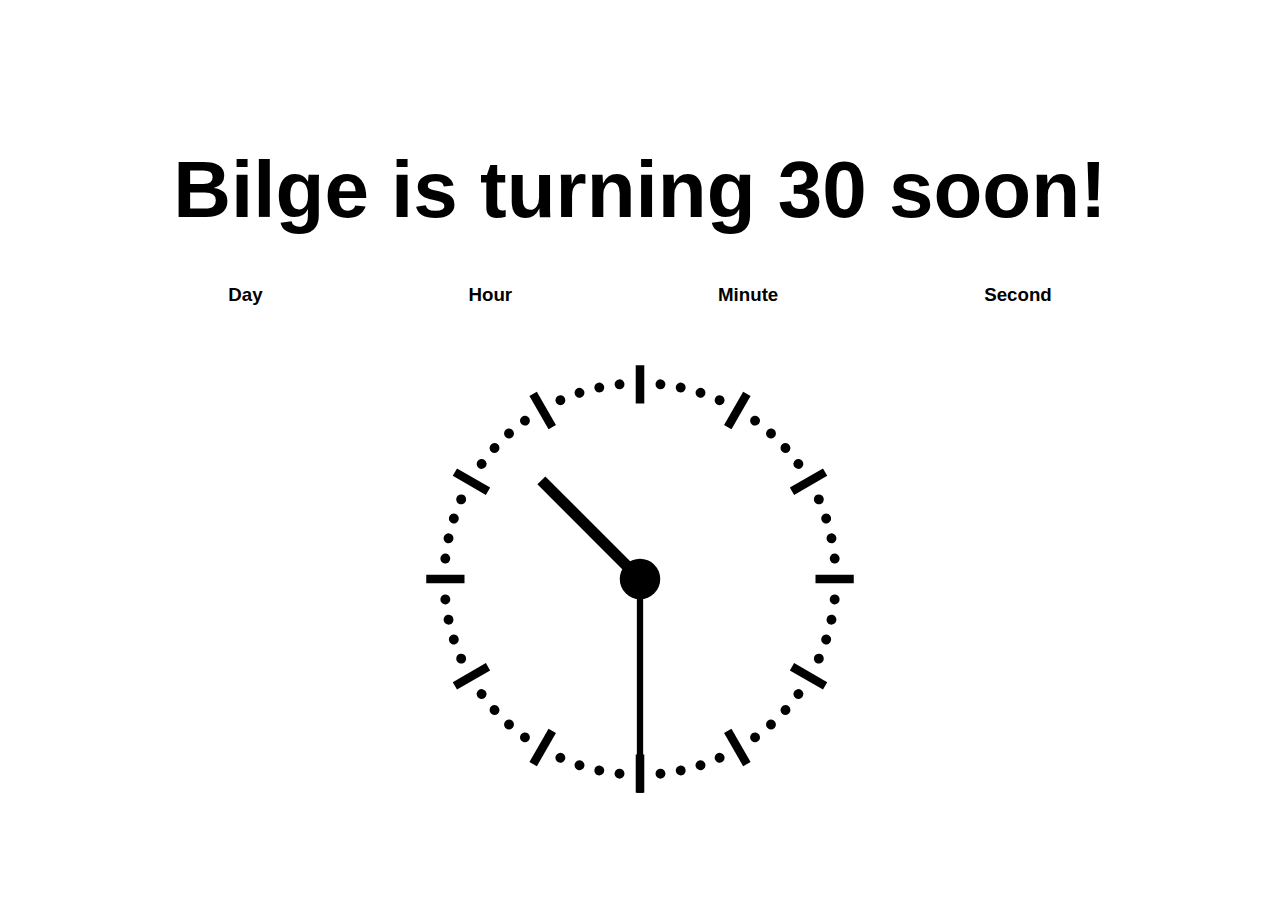
<file: index.html>
<!DOCTYPE html>
<html lang="en">
<head>
    <meta charset="UTF-8">
    <meta http-equiv="X-UA-Compatible" content="IE=edge">
    <meta name="viewport" content="width=device-width, initial-scale=1.0">
    <title>Bilge ne zaman 30'una girecek ?</title>
    <link rel="stylesheet" href="./style.css">
    <link rel="preconnect" href="https://fonts.googleapis.com">
    <link rel="preconnect" href="https://fonts.gstatic.com" crossorigin>
    <link href="https://fonts.googleapis.com/css2?family=IBM+Plex+Sans+Arabic:wght@100&display=swap" rel="stylesheet">
    <link rel="preconnect" href="https://fonts.googleapis.com">
    <link rel="preconnect" href="https://fonts.gstatic.com" crossorigin>
    <link href="https://fonts.googleapis.com/css2?family=IBM+Plex+Sans+Arabic:wght@100&family=Open+Sans&display=swap" rel="stylesheet">
    <script> (function(ss,ex){ window.ldfdr=window.ldfdr||function(){(ldfdr._q=ldfdr._q||[]).push([].slice.call(arguments));}; (function(d,s){ fs=d.getElementsByTagName(s)[0]; function ce(src){ var cs=d.createElement(s); cs.src=src; cs.async=1; fs.parentNode.insertBefore(cs,fs); }; ce('https://sc.lfeeder.com/lftracker_v1_'+ss+(ex?'_'+ex:'')+'.js'); })(document,'script'); })('DzLR5a52zxZ8BoQ2'); </script>

</head>
<!--    
This is a personal project that i made for my cousin.
She's 27 and i love to stress her with saying "hahah you'll be 30 soon lol blabla."
So this is a countdown for her. With this, she'll always know when she'll become 30 lmao.   
-->

<!--
    If there's someone that smart to look up for source code from Bilge's friends,
    Here's a big thumb for him:
       
-->
<body>
    
    <section class="coming-soon">
        <div>
            <h2>Bilge is turning 30 soon!</h2>
            <div class="countdown">
                <div class="container-day">
                    <h3 class="day"></h3>
                    <h3>Day</h3>
                </div>
                <div class="container-hour">
                    <h3 class="hour"></h3>
                    <h3>Hour</h3>
                </div>
                <div class="container-minute">
                    <h3 class="minute"></h3>
                    <h3>Minute</h3>
                </div>
                <div class="container-second">
                    <h3 class="second"></h3>
                    <h3>Second</h3>
                </div>
            </div>
        </div>
        <img class="waiting" src="./clock.svg" alt="">
  
    </section>




    <script src="./app.js"></script>
</body>
<script>
  (function(ss,ex){
    window.ldfdr=window.ldfdr||function(){(ldfdr._q=ldfdr._q||[]).push([].slice.call(arguments));};
    (function(d,s){
      fs=d.getElementsByTagName(s)[0];
      function ce(src){
        var cs=d.createElement(s);
        cs.src=src;
        cs.async=1;
        fs.parentNode.insertBefore(cs,fs);
      };
      ce('https://sc.lfeeder.com/lftracker_v1_'+ss+(ex?'_'+ex:'')+'.js');
    })(document,'script');
  })('3P1w24dzpEJ8mY5n');
</script>


</html>
</file>
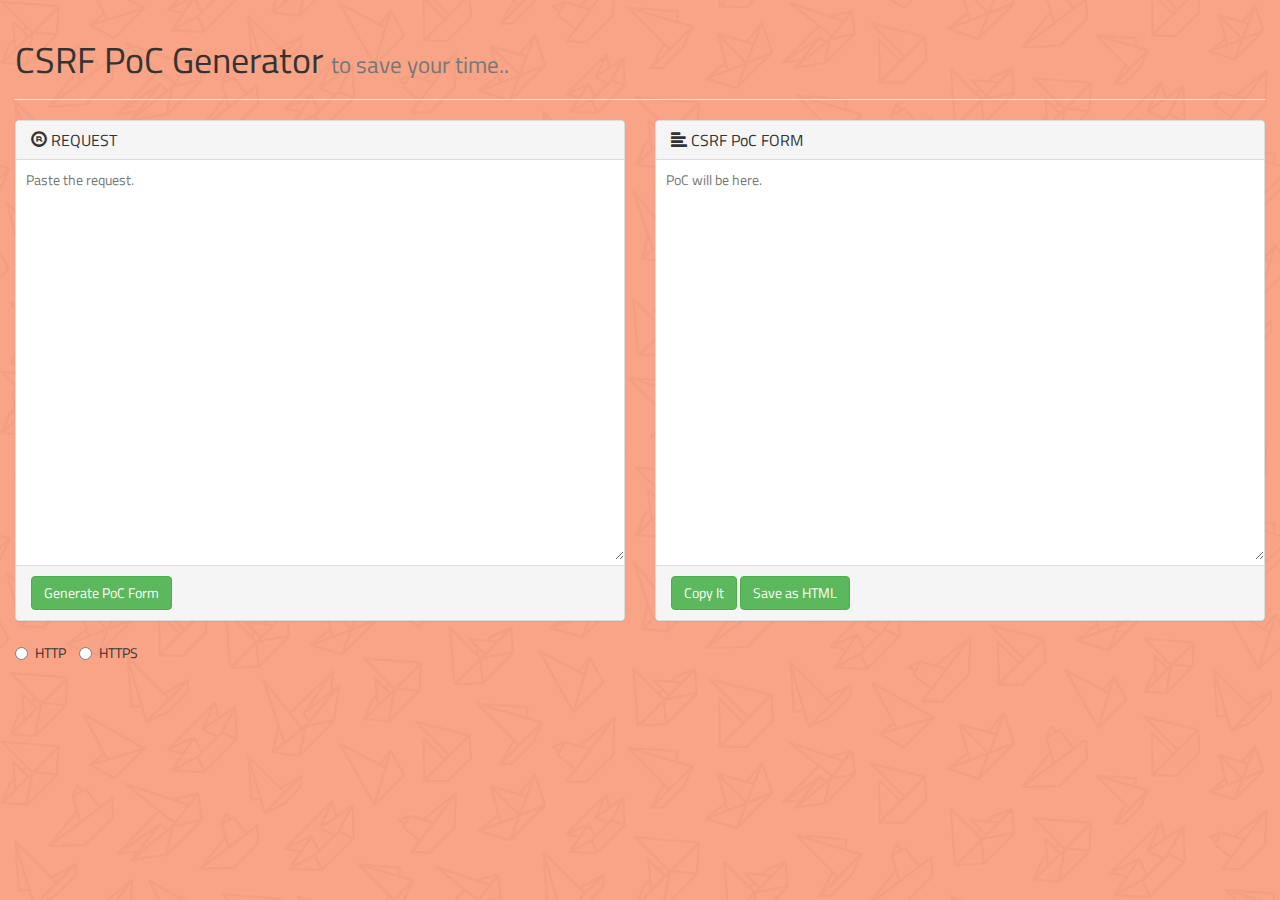
<file: csrfpoc/index.html>
<!DOCTYPE html>
<html lang="en">
  	<head>
  		<!-- https://github.com/merttasci -->
	    <meta charset="utf-8">
	    <title>CSRF Simple PoC Generator</title>
	    <link href='https://fonts.googleapis.com/css?family=Titillium+Web&subset=latin,latin-ext' rel='stylesheet' type='text/css'>
	    <link href="css/bootstrap.min.css" rel="stylesheet">
	    <link href="css/style.css" rel="stylesheet">
	    <script src="https://code.jquery.com/jquery-3.0.0.min.js" integrity="sha256-JmvOoLtYsmqlsWxa7mDSLMwa6dZ9rrIdtrrVYRnDRH0=" crossorigin="anonymous"></script>
	    <script src="js/bootstrap.min.js"></script>
	    <script type="text/javascript" src="js/FileSaver.min.js"></script>
	    <script type="text/javascript" src="js/clipboard.min.js"></script>
  	</head>
  	<body>
	  	<div class="container-fluid">
			<div class="row">
				<div class="col-md-12">
					<div class="page-header">
						<h1>
							CSRF PoC Generator <small>to save your time..</small>
						</h1>
					</div>
				</div>
			</div>
			<div class="row">
				<div class="col-md-6">
					<div class="panel panel-default">
						<div class="panel-heading">
							<h3 class="panel-title">
								<span class="glyphicon glyphicon-registration-mark" aria-hidden="true"></span> REQUEST
							</h3>
						</div>
						<div class="panel-body" style="padding:0">
							<textarea style="border:none; background-color: white; padding:10px; width:100%; height:400px" placeholder="Paste the request." id="request"></textarea>
						</div>
						<div class="panel-footer">
							<button type="button" class="btn btn-success" id="generate">Generate PoC Form</button>
						</div>
					</div>
				</div>
				<div class="col-md-6">
					<div class="panel panel-default">
						<div class="panel-heading">
							<h3 class="panel-title">
								<span class="glyphicon glyphicon-align-left" aria-hidden="true"></span> CSRF PoC FORM
							</h3>
						</div>
						<div class="panel-body" style="padding:0">
							<textarea style="border:none; background-color: white; padding:10px; width:100%; height:400px" placeholder="PoC will be here." id="poc"></textarea>
						</div>
						<div class="panel-footer">
							<button type="button" class="btn btn-success" id="copy" data-clipboard-target="#poc">Copy It</button>
							<button type="button" class="btn btn-success" id="save">Save as HTML</button>
						</div>
					</div>
					<script type="text/javascript">
						var clipboard = new Clipboard('#copy');
					</script>
				</div>
			</div>
		</div>
		<div class="container-fluid">
		
				<label class="radio-inline" >
					<input type="radio" id="httpradio" name="protocol">HTTP
				</label>
				<label class="radio-inline">
					<input type="radio"  id="httpsradio" name="protocol">HTTPS
				</label>
			
		</div>
	    <script src="js/generate.js"></script>
  	</body>
</html>
</file>
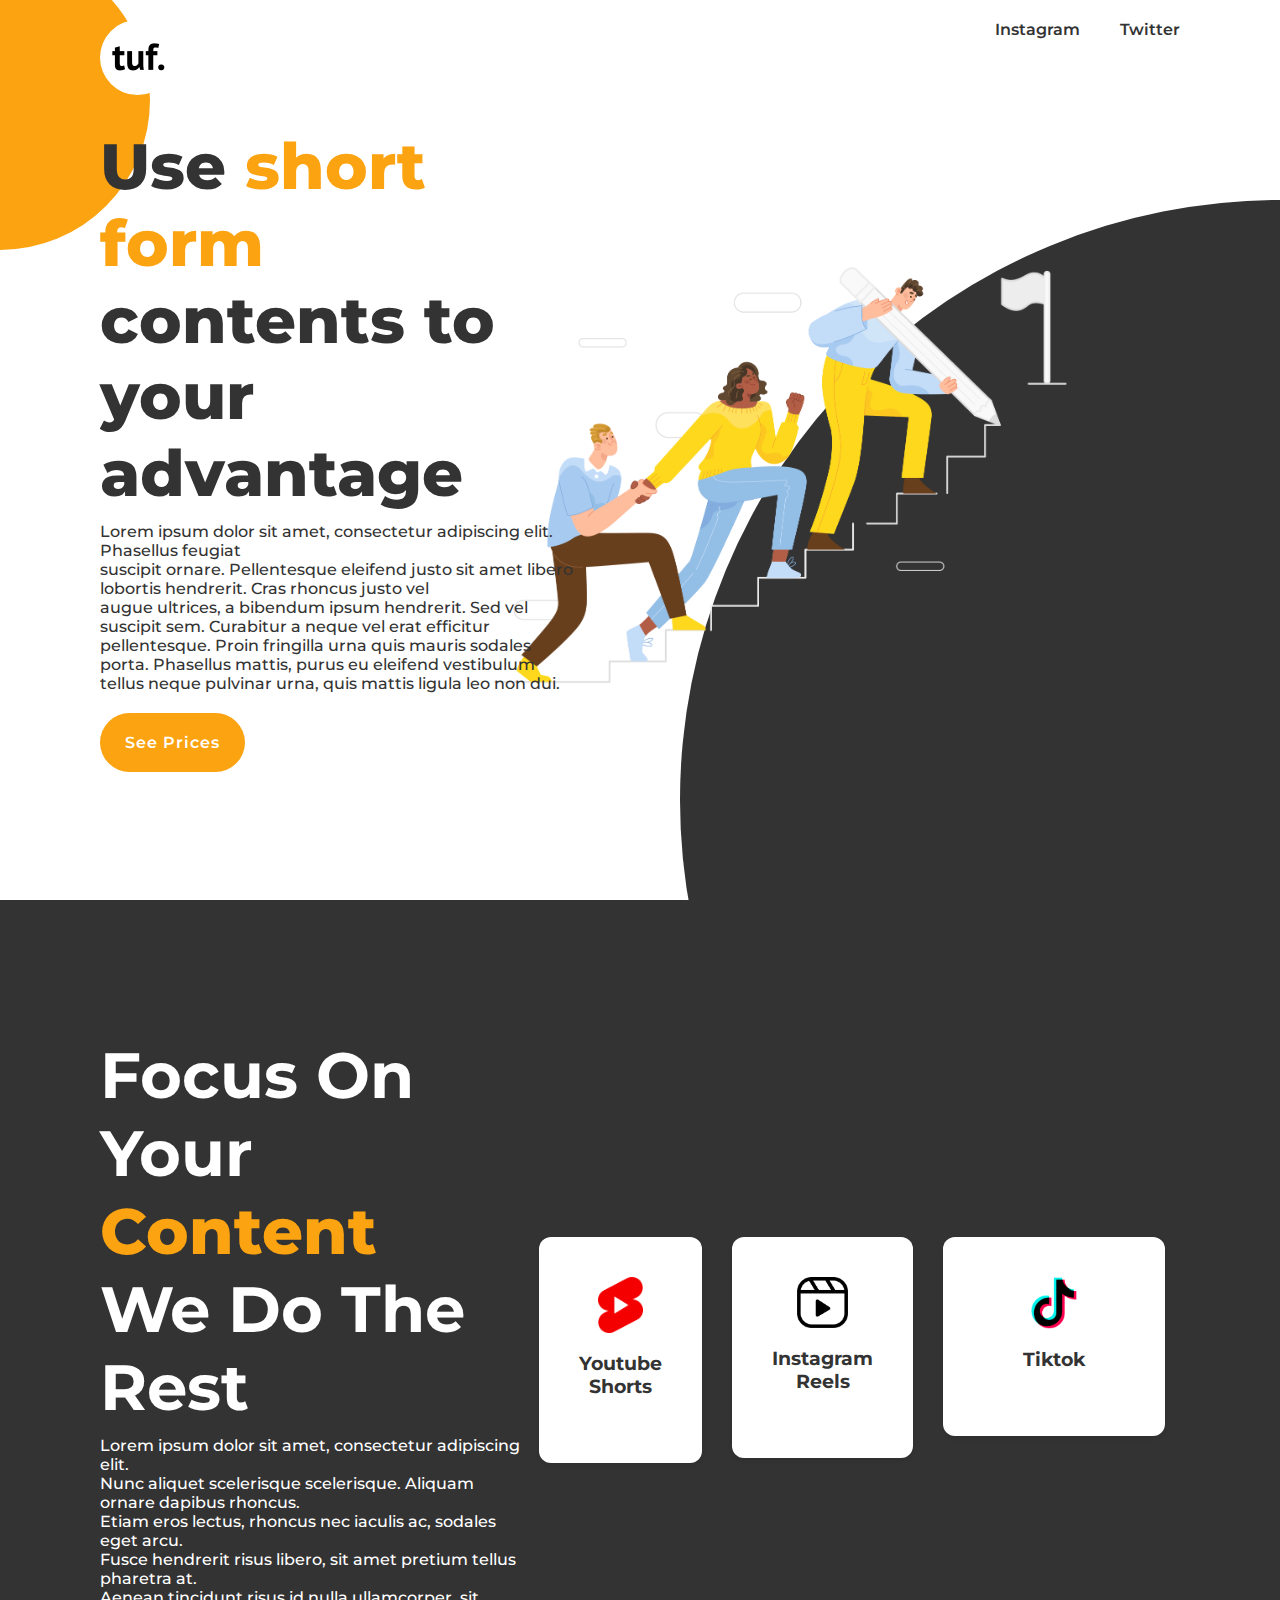
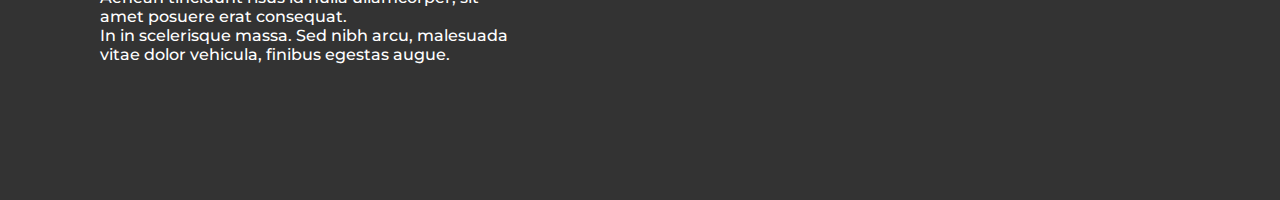
<file: tuf/index.html>
<!DOCTYPE html>
<html lang="en">
<head>
    <meta charset="UTF-8">
    <meta http-equiv="X-UA-Compatible" content="IE=edge">
    <meta name="viewport" content="width=device-width, initial-scale=1.0">
    <title>Tuf Agency</title>
    <link rel="stylesheet" href="./style.css">
</head>
<body>
    <section>
        <div class="circle"></div>
        <div class="circle2"></div>
        <header>
            <a href="https://www.tuf.com" class="logo"><img style="width: 75px; border-radius: 100px;" src="./img/weblogo2.png" alt="tuflogo"></a>
            <ul>
                <li> <a target="_blank" href="https://www.instagram.com/tuf.agency/">Instagram</a></li>
                <li> <a target="_blank" href="https://twitter.com/tufagency">Twitter</a></li>
            </ul>
        </header>
        <div class="content">
            <div class="textBox">
                <h2>Use <span>short form</span> contents to your advantage</h2>
                <p>
                    Lorem ipsum dolor sit amet, consectetur adipiscing elit. Phasellus feugiat<br> 
                    suscipit ornare. Pellentesque eleifend justo sit amet libero lobortis hendrerit. Cras rhoncus justo vel <br>
                    augue ultrices, a bibendum ipsum hendrerit. Sed vel suscipit sem. Curabitur a neque vel erat efficitur<br>
                    pellentesque. Proin fringilla urna quis mauris sodales porta. Phasellus mattis, purus eu eleifend vestibulum<br> 
                    tellus neque pulvinar urna, quis mattis ligula leo non dui.
                </p>
                <a href="#">See Prices</a>
            </div>
            <div class="imgBox">
                <img id="theImg" onclick="changeImg()" src="./img/DrawKit Vector Illustration Team Work (4).png" alt="">
            </div>
        </div>
    
    </section>
    <section class="about">
        <div class="container">
            <div class="textBox">
                <h2 class="section-title">
                    Focus On Your <span>Content</span> <br>
                    We Do The Rest
                </h2>
                <p class="section-text">
                    Lorem ipsum dolor sit amet, consectetur adipiscing elit.<br> 
                    Nunc aliquet scelerisque scelerisque. Aliquam ornare dapibus rhoncus.<br> 
                    Etiam eros lectus, rhoncus nec iaculis ac, sodales eget arcu.<br>
                    Fusce hendrerit risus libero, sit amet pretium tellus pharetra at.<br> 
                    Aenean tincidunt risus id nulla ullamcorper, sit amet posuere erat consequat.<br> 
                    In in scelerisque massa. Sed nibh arcu, malesuada vitae dolor vehicula, finibus egestas augue.<br> 
                </p>
            </div>
            <div class="aboutBox">
                <ul class="about-list">
                    <li>
                        <div class="about-card">
                            <div class="card-ico">
                                <img style="width: 45px;" src="./img/Youtube_shorts_icon.svg.png" alt="">
                            </div>
                            <h3 class="card-title">Youtube Shorts</h3>
                        </div>
                    </li>
                    <li>
                        <div class="about-card">
                            <div class="card-ico"><img style="width: 51px;" src="./img/instagram-reels-logo-18CF7D9510-seeklogo.com.png" alt=""></div>
                            <h3 class="card-title">Instagram Reels</h3>
                        </div>
                    </li>
                    <li>
                        <div style="padding: 40px 80px;" class="about-card">
                            <div class="card-ico"><img style="width: 46px; position: relative;" src="./img/TikTok-icon-glyph.png" alt=""></div>
                            <h3 class="card-title">Tiktok</h3>
                        </div>
                    </li>
                </ul>        
            </div>    
        </div>
    </section>





    <script src="./app.js"></script>    
</body>
</html>
</file>
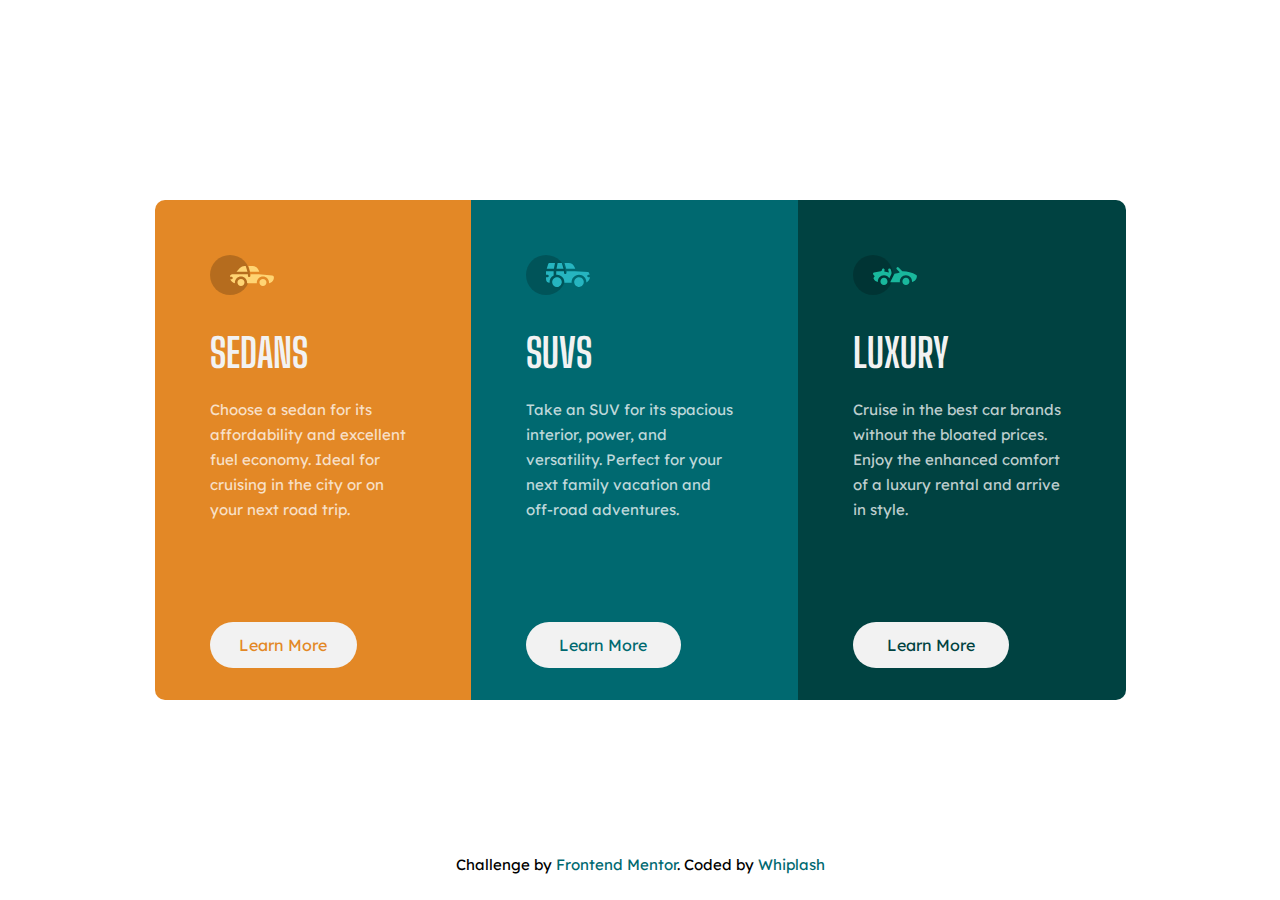
<file: newbie/3-column-preview-card-component-main/index.html>
<!DOCTYPE html>
<html lang="en">
<head>
  <meta charset="UTF-8">
  <meta name="viewport" content="width=device-width, initial-scale=1.0"> <!-- displays site properly based on user's device -->

  <link rel="icon" type="image/png" sizes="32x32" href="./images/favicon-32x32.png">
  <link rel="stylesheet" href="./styles.css">
  
  <title>Newbie Solution | 3-column preview card component</title>

  <!-- Feel free to remove these styles or customise in your own stylesheet 👍 -->

</head>
<body>

  <div class="container">
    <div class="section-sedan">
      <div class="content">
        <img class="sec" src="./images/icon-sedans.svg" alt="sedan">
        <h2 class= "title">Sedans</h2>
        <p class="text">
          Choose a sedan for its<br> affordability and excellent<br> fuel economy. Ideal for<br> cruising in the city 
          or on<br> your next road trip.
        </p>
        <button class="btn">Learn More</button>
      </div>
    </div>
    <div class="section-suv">
      <div class="content">
        <img class="sec" src="./images/icon-suvs.svg" alt="suv">
        <h2 class="title">SUVs</h2>
        <p class="text">
          Take an SUV for its spacious<br> interior, power, and<br> versatility. Perfect for your<br> next family vacation 
          and<br> off-road adventures.
        </p>
        <button class="btn">Learn More</button>
      </div>
    </div>
    <div class="section-luxury">
      <div class="content">
        <img class="sec" src="./images/icon-luxury.svg" alt="luxury">
        <h2 class="title">Luxury</h2>
        <p class="text">
          Cruise in the best car brands<br> without the bloated prices.<br> Enjoy the enhanced comfort<br> of a luxury 
          rental and arrive<br> in style.</p>
        <button class="btn">Learn More</button>
      </div>
    </div>
  </div>
  


  <div class="attribution">
    Challenge by <a href="https://www.frontendmentor.io?ref=challenge" target="_blank">Frontend Mentor</a>. 
    Coded by <a href="https://www.instagram.com/firat.js" target="_blank">Whiplash</a>
  </div>
</body>
</html>
</file>
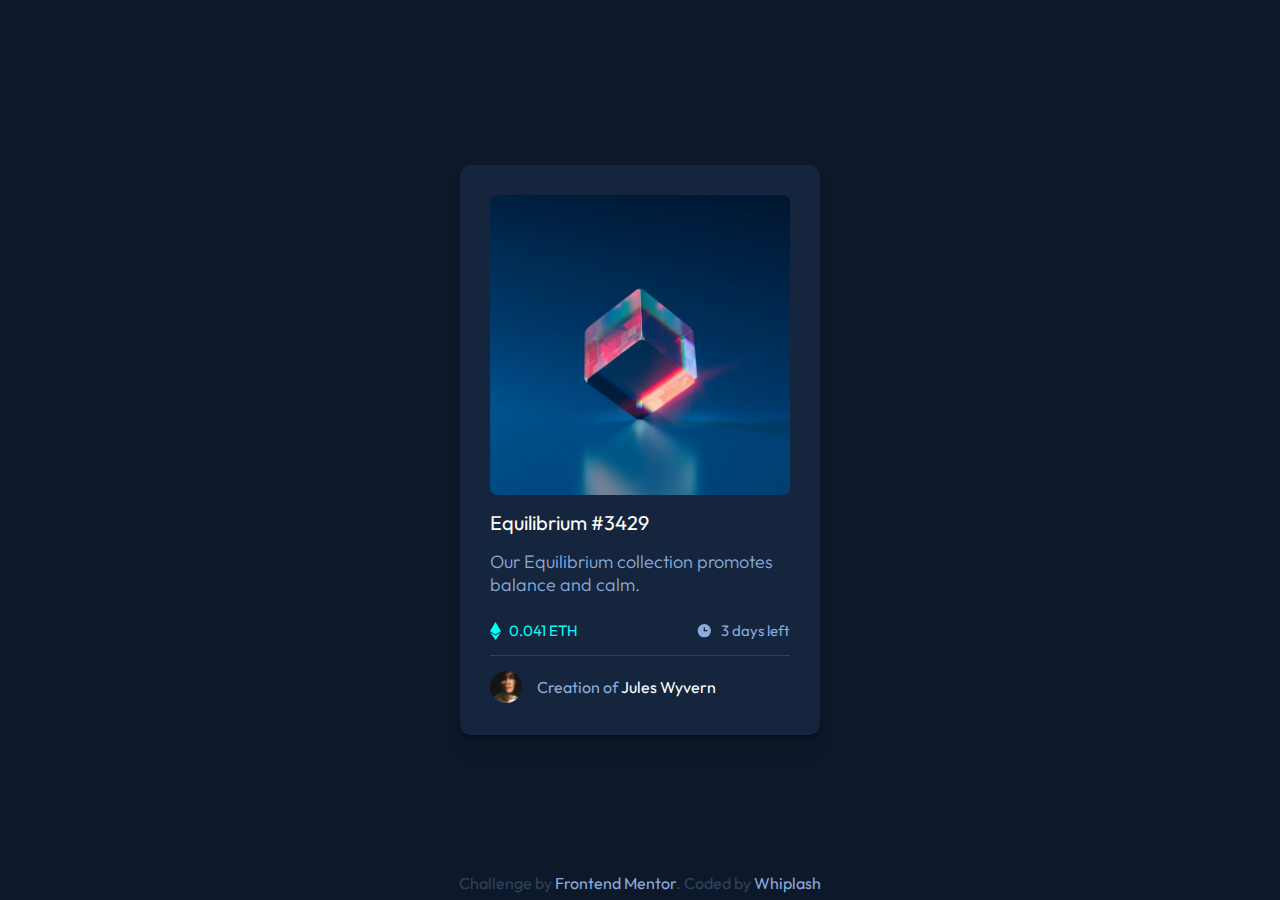
<file: newbie/nft-cardviewer/index.html>
<!DOCTYPE html>
<html lang="en">
<head>
  <meta charset="UTF-8">
  <meta name="viewport" content="width=device-width, initial-scale=1.0"> <!-- displays site properly based on user's device -->

  <link rel="icon" type="image/png" sizes="32x32" href="./images/favicon-32x32.png">
  <link rel="stylesheet" href="./style.css">
  
  <title>Newbie Solution | NFT preview card component</title>


</head>
<body>
  
  
  
  <div class="container">
    <div class="nft-img">
      <img id="nft" src="./images/image-equilibrium.jpg" alt="">
    </div>
    <div class="nft-main">
      <h3 class="nft-header" >Equilibrium #3429</h3>
      <p class="nftphrase">Our Equilibrium collection promotes<br>balance and calm.</p>
      <div class="row">
      <span class="price">
          <img src="./images/icon-ethereum.svg" alt="">
          &ensp;0.041 ETH
        </span>
        <span class="time">
          <img src="./images/icon-clock.svg" alt="">
          &ensp;3 days left
        </span>
      </div>  
    </div>
    <div class="line">&ensp;</div>
    <div class="nft-footer">
      <img src="./images/image-avatar.png" alt="">
      Creation of <span>&nbsp;Jules Wyvern</span> 
    </div>
  </div>

  
  
  <div class="footer">
    Challenge by <a href="https://www.frontendmentor.io?ref=challenge" target="_blank">Frontend Mentor</a>. 
    Coded by <a href="https://www.instagram.com/firat.js/" target="_blank">Whiplash</a>
  </div>
</body>
</html>
</file>
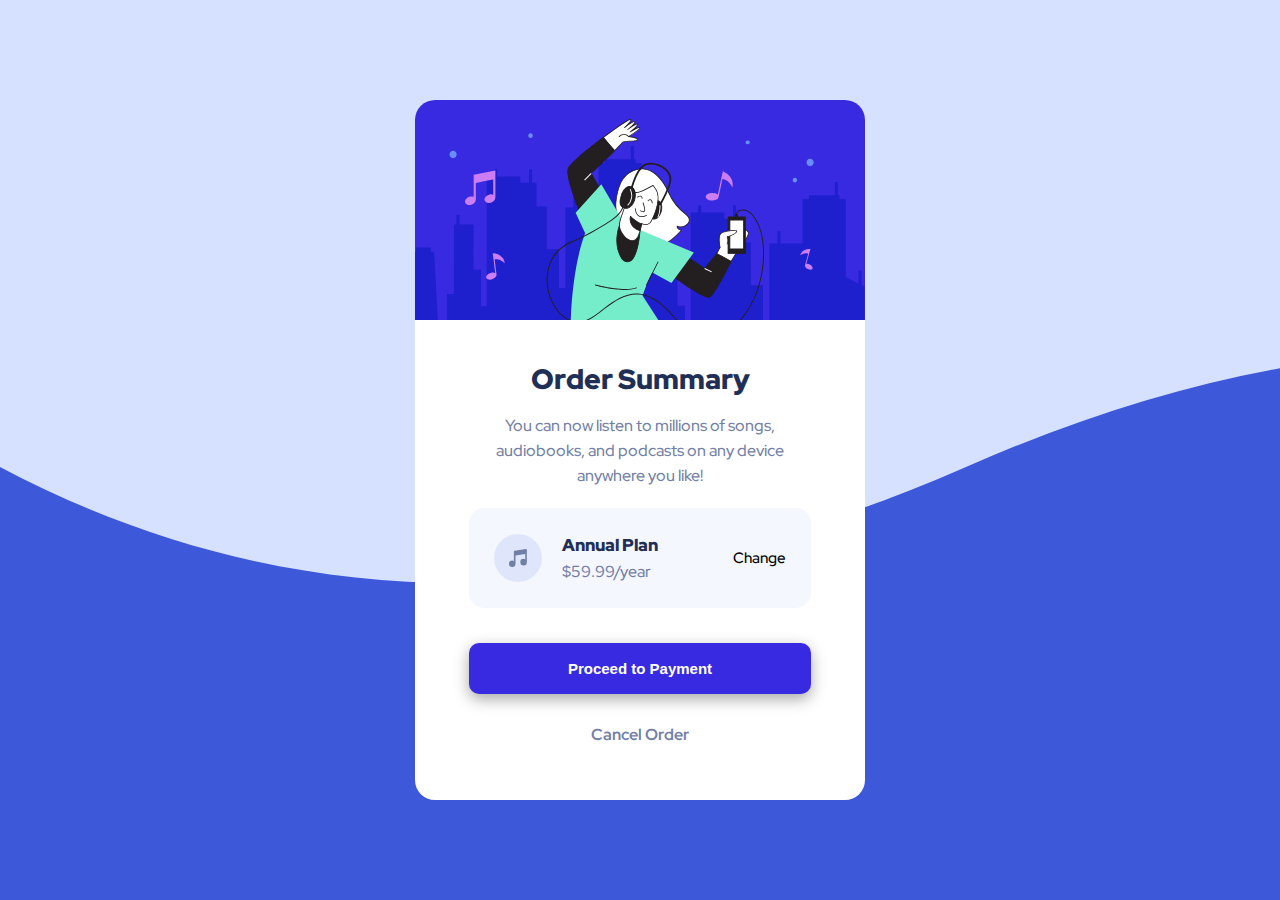
<file: newbie/order-summary-component/index.html>
<!DOCTYPE html>
<html lang="en">
<head>
  <meta charset="UTF-8">
  <meta name="viewport" content="width=device-width, initial-scale=1.0"> <!-- displays site properly based on user's device -->

  <link rel="icon" type="image/png" sizes="32x32" href="./images/favicon-32x32.png">
  <link rel="stylesheet" href="./style.css">
  
  <title>Newbie Solution | Order summary card</title>


  </style>
</head>
<body>

  <div class="card">
    <div class="cardhero">
      <img src="./images/illustration-hero.svg" alt="">
    </div>
    <div class="cardcontent">
      <div class="ordersum">
        <h1>Order Summary</h1>
        <p>You can now listen to millions of songs,<br> audiobooks, and podcasts on any 
          device<br>anywhere you like!</p>
      </div>
      <div class="plan">
        <div class="music">
          <img class="music-icon" src="./images/icon-music.svg" alt="">
          <div class="row">
            <h4>Annual Plan</h4>
            <p>$59.99/year</p>
        </div>
      </div>  
        <a href="" class="change">Change</a>
      </div>
      <div class="footer">
        <button class="btn">Proceed to Payment</button>
        <a href="#" class="cancel">Cancel Order</a>
      </div>
    </div>
  </div>
  <!--
  <div class="attribution">
    Challenge by <a href="https://www.frontendmentor.io?ref=challenge" target="_blank">Frontend Mentor</a>. 
    Coded by <a href="#">Your Name Here</a>.-->
  </div>
</body>
</html>
</file>
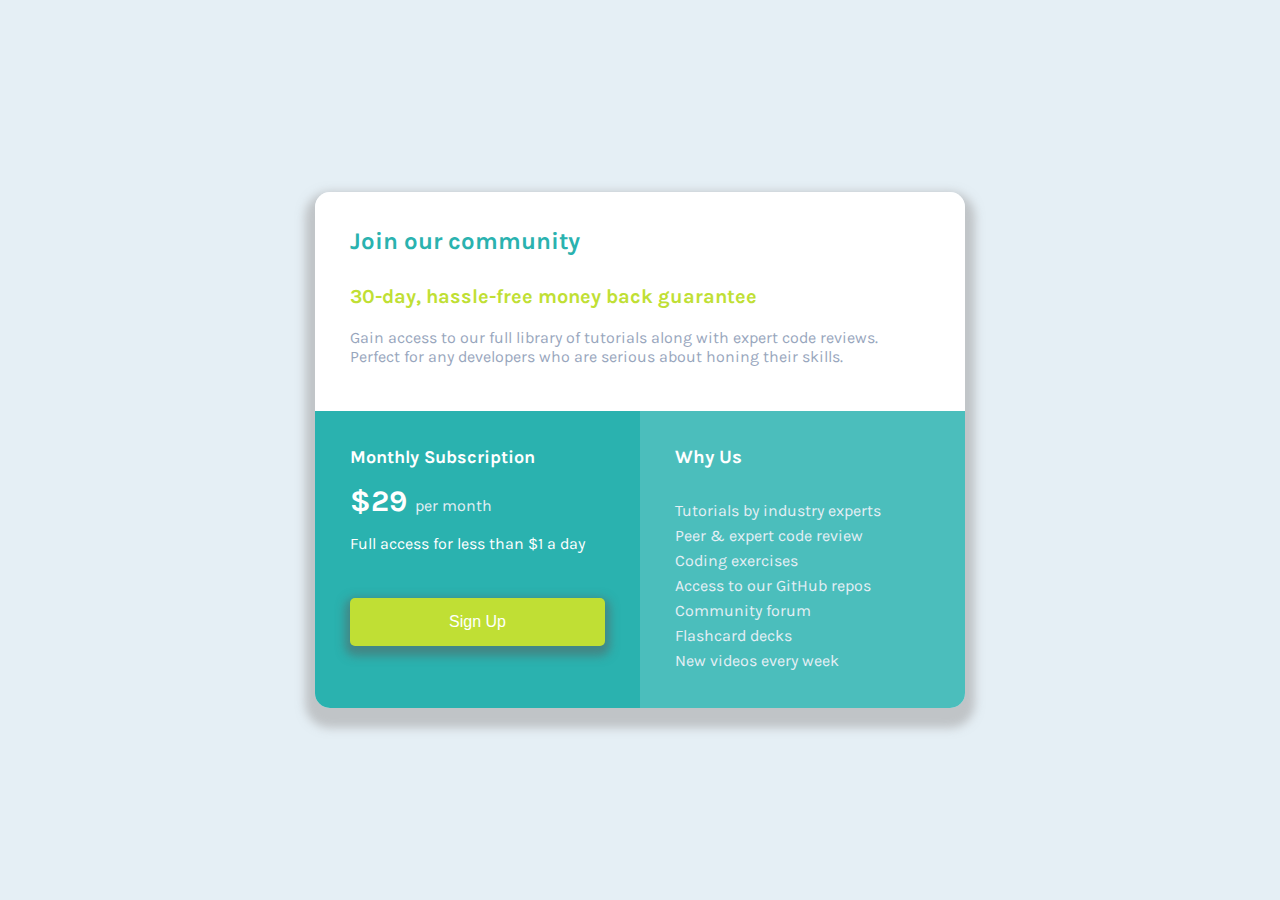
<file: newbie/Single Price-Grid-Component/index.html>
<!DOCTYPE html>
<html lang="en">
<head>
  <meta charset="UTF-8">
  <meta name="viewport" content="width=device-width, initial-scale=1.0"> <!-- displays site properly based on user's device -->

  <link rel="icon" type="image/png" sizes="32x32" href="./images/favicon-32x32.png">
  
  <title>Newbie Solution |Single Price Grid Component</title>
  <link rel="stylesheet" href="./style.css">
</head>
<body>
  
  
  <div class="container">
    <div class="main-header">
      <h2 class="content-header">Join our community</h2>
      <p class="moneyback">30-day, hassle-free money back guarantee</p>
      <p class="gatchphrease">Gain access to our full library of tutorials along with expert code reviews.<br> 
         Perfect for any developers who are serious about honing their skills.</p>
    </div>
    
    <div class="row">
    
    <div class="subscription">
      <h3 class="content-header" >Monthly Subscription</h3>
      <p class="price" >&dollar;29 <span>per month</span></p>
      <p class="catchphrease" >Full access for less than &dollar;1 a day</p>
      <button class="btn" >Sign Up</button>
    </div>
    
    <div class="why">
      <h3 class="content-header">Why Us</h3>
      <ul class="reason">
        <li>Tutorials by industry experts</li>
        <li>Peer &amp; expert code review</li>
        <li>Coding exercises</li>
        <li>Access to our GitHub repos</li>
        <li>Community forum</li>
        <li>Flashcard decks</li>
        <li>New videos every week</li>
      </ul>
    
    </div>  
    </div>
  </div>
  <!--
  <footer>
    <p class="attribution">
      Challenge by <a href="https://www.frontendmentor.io?ref=challenge" target="_blank">Frontend Mentor</a>. 
      Coded by <a target="_blank" href="https://www.instagram.com/firat.js/">Whiplash</a>.
    </p>
  </footer>-->
</body>
</html>
</file>
<file: style.css>
* {
    margin: 0;
    padding: 0;
    box-sizing: border-box;
}
body{
    font-family: "Lato", sans-serif;
}

h2{
    font-size: 5rem;
    font-weight: bold;
    padding: 3rem;
}

.coming-soon{
    min-height: 100vh;
    display: flex;
    align-items: center;
    flex-direction: column;
    justify-content: center;
}

.countdown{
    display: flex;
    justify-content: space-around;
    text-align: center;
}

.day,.hour,.minute,.second{
    font-size: 3rem;
}

.waiting{
    height: 50vh;
    margin-top: 3rem;
}
</file>
<file: csrfpoc/css/style.css>
* {
	font-family: 'Titillium Web', sans-serif;
}

body {
	background-image: url("../imgs/bg.png");
	/* cc: https://www.digitalocean.com/community/projects */
}
</file>
<file: tuf/style.css>
@import url('https://fonts.googleapis.com/css2?family=Montserrat:wght@200;400&display=swap');

*
{
    margin: 0;
    padding: 0;
    box-sizing: border-box;
    font-family: 'Montserrat', sans-serif;
}

section
{
    position: relative;
    width: 100%;
    min-height: 100vh;
    padding: 100px;
    display: flex;
    justify-content: space-between;
    align-items: center;
    background-color: #fff;

}

header
{
    position: absolute;
    top: 0;
    left: 0;
    width: 100%;
    padding: 20px 100px;
    display: flex;
    justify-content: space-between;
}

header .logo{
    position: relative;
    max-width: 80px;

}

header ul{
    position: relative;
    display: flex;
}

header ul li{
    list-style: none;

}

header ul li a{
    display: inline-block;
    font-weight: 600;
    margin-left: 40px;
    text-decoration: none;
    color: #333;
} 

.textBox{
    color: black;
    font-weight: 500;
    
}


.content
{
    position: relative;
    width: 100%;
    display: flex;
    justify-content: space-between;
    align-items: center;
}

.content .textBox{
    position: relative;
    max-width: 600px;
}

.content .textBox h2{
    color: #333;
    font-size: 4em;
    line-height: 1.2em;
    margin-bottom: 10px;
    font-weight: 800;
}

.content .textBox h2 span
{
    color: #fca311;
    font-weight: 800;
}

.content .textBox p
{
    color: #333;
}

.content .textBox a{
    display: inline-block;
    margin-top:20px;
    padding: 8px 20px;
    background-color: #fca311;
    text-decoration: none;
    color: #fff;
    border-radius: 40px;
    font-weight: 600;
    letter-spacing: 1px;
    padding: 20px 25px;

}

.content .imgBox{
    width: 600px;
    display: flex;
    justify-content: flex-end;
    padding-right: 50px;
    margin-top: 50px;
    
}

.content .imgBox:hover
{
    cursor: pointer;
}

.content .imgBox img{
    width: 700px;
}

.circle
{
    position: absolute;
    top: 0;
    left: 0;
    width: 100%;
    height: 100%;
    background: #333;
    clip-path: circle(600px at right 800px);
}

.circle2
{
    position: absolute;
    top: 0;
    left: 0;
    width: 100%;
    height: 100%;
    background: #fca311;
    clip-path: circle(150px at left 100px);   
}

.about
{
    background-color: #333;
    color: white;
    padding: 0;
    margin: 0;
    box-sizing: border-box;
}

.about .container .textBox{
    color: white;
}

.container{
    position: relative;
    width: 100%;
    min-height: 100vh;
    padding: 100px;
    display: flex;
    justify-content: space-between;
    align-items: center;
}

.container .textBox h2
{
    font-size: 4em;
    margin-bottom: 10px;
}

.section-title span
{
    color: #fca311;
    font-weight: 800;
}

.section-text{
    font-size: 1em;
}


.aboutBox .about-list{
    grid-template-columns: 1fr;
    display: flex;
    list-style: none;
    align-content: space-between;
}



.aboutBox .about-list li{
    padding: 15px;
}

.about-card{
    background-color: #fff;
    color: #333;
    padding: 40px;
    border-radius: 12px;
    box-shadow: 0 2px 4px hsla(0, 0%, 0%, 0.1);
}

.card-ico{
    width: max-content;
    margin-inline: auto;
    margin-bottom: 15px;
}

.card-title{
    text-align: center;
    margin-bottom: 25px;
}
</file>
<file: newbie/3-column-preview-card-component-main/styles.css>
@import url(https://fonts.googleapis.com/css?family=Lexend+Deca:100,200,300,regular,500,600,700,800,900);
@import url(https://fonts.googleapis.com/css?family=Big+Shoulders+Display:100,200,300,regular,500,600,700,800,900);
/* Reseting */

*{
    margin: 0;
    padding: 0;
    box-sizing: border-box;
    text-decoration: none;
    color: inherit;

}

/* Variables */

:root{
    --brightorange: hsl(31, 77%, 52%);
    --darkcyan: hsl(184, 100%, 22%);
    --verydarkcyan: hsl(179, 100%, 13%);
    --transparentwhite-paragrapghs: hsla(0, 0%, 100%, 0.75);
    --verylightgray: hsl(0, 0%, 95%);
}

body{
    height: 100vh;
    display: flex;
    align-items: center;
    justify-content: center;
}

.container{
    display: flex;
    align-items: center;
    justify-content: center;
}


.section-sedan{
    background-color: var(--brightorange);
    border-radius: 10px 0px 0px 10px;
    max-height: 500px;
}

.section-suv{
    background-color: var(--darkcyan);
    max-height: 500px;
}

.section-luxury{
    background-color: var(--verydarkcyan);
    border-radius: 0px 10px 10px 0px;
    max-height: 500px;
}

.content{
    padding: 55px 65px 55px 55px;
}

.sec{
    margin-bottom: 30px;
}

.title{
    color: var(--verylightgray);
    font-family: 'Big Shoulders Display', cursive;
    font-size: 40px;
    text-transform: uppercase;
    margin-bottom: 20px;
}

.text{
    color: var(--transparentwhite-paragrapghs);
    font-family: 'Lexend Deca', sans-serif;
    font-weight: 400;
    line-height: 25px;
    font-size: 15px;
}

.btn{
    width: 75%;
    background-color: var(--verylightgray);
    border: none;
    padding: 13px;
    border-radius: 25px;
    font-family: 'Lexend Deca', sans-serif;
    font-size: 16px;
    color: var(--brightorange);
    cursor: pointer;
    margin-top: 100px;
}

.section-suv .btn{
    color: var(--darkcyan);
}

.section-luxury .btn{
    color: var(--verydarkcyan);
}


.attribution{
    font-family: 'Lexend Deca', sans-serif;
    position: absolute;
    top: 95%;
    font-size: 15px;
}

.attribution a{
    color: var(--darkcyan);
}
</file>
<file: newbie/Single Price-Grid-Component/style.css>
@import url('https://fonts.googleapis.com/css2?family=Karla:wght@400;700&display=swap');


:root{
    --cyan: hsl(179, 62%, 43%);
    --bright_yellow: hsl(71, 73%, 54%);
    --light_gray: hsl(204, 43%, 93%);
    --grayish_blue: hsl(218, 22%, 67%);

}
*{
    box-sizing: border-box;
    margin: 0;
    padding: 0;
    text-decoration: none;
    list-style: none;
}
html{
    font-size: 16px;
    font-family: 'Karla', sans-serif;
}

body{
    background-color: var(--light_gray);
    height: 100vh;
    display: flex;
    justify-content: center;
    align-items: center;
}

.container{
    color: white;
    box-shadow: 0 10px 10px 10px rgba(156, 154, 154, 0.5);
    margin: auto;
    overflow: hidden;
    border-radius: 15px;
    min-width: 650px;
}

.main-header{
    background-color: #fff;
    color: black;
    padding: 35px;
}

.content-header{
    color: var(--cyan);
    margin-bottom: 30px;
}

.moneyback{
    color: var(--bright_yellow);
    margin-bottom: 20px;
    font-size: 20px;
    font-weight: bold;
}

.gatchphrease{
    color: var(--grayish_blue);
    margin-bottom: 10px;
}

.subscription{
    background-color: var(--cyan);
    padding: 35px;
}

.subscription .content-header{
    color: #fff;
    font-size: 18px;
    margin-bottom: 15px;
}

.price{
    font-size: 30px;
    font-weight: bold;
    margin-bottom: 5px; 
}

.price span{
    font-size: 16px;
    font-weight: 400;
    color: var(--light_gray);
}

.catchphrease{
    color: #fff;
    margin-top: 15px;
    margin-bottom: 15px;
    font-weight: 400;
}

.btn{
    background-color: var(--bright_yellow);
    color: #fff;
    border: none;
    padding: 15px 0px;
    width: 100%;
    border-radius: 5px;
    font-size: 16px;
    box-shadow: 0px 5px 10px 5px rgba(92, 92, 92, 0.5);
    margin-top: 30px;
}

.why{
    background-color: hsl(179, 47%, 52%);
    padding: 35px;
}

.why .content-header{
    color: #fff;
}


.why ul{
    color: var(--light_gray);
    line-height: 25px;
}


.row{
    display: flex;
}

.row > div{
    flex: 1;
}
</file>
<file: newbie/nft-cardviewer/style.css>
@import url(https://fonts.googleapis.com/css?family=Outfit:100,200,300,regular,500,600,700,800,900);

/* Reseting */
*{
    box-sizing: border-box;
    margin: 0;
    padding: 0;
    text-decoration: none;
    color: inherit;
}

/* Variables */
:root{
    --softblue: hsl(215, 51%, 70%);
    --cyan: hsl(178, 100%, 50%);
    --mainbg: hsl(217, 54%, 11%);
    --cardbg: hsl(216, 50%, 16%);
    --line: hsl(215, 32%, 27%);
    --white: hsl(0, 0%, 100%);
}

html{
    font-family: 'Outfit', sans-serif;
}

body{
    height: 100vh;
    background-color: var(--mainbg);
    display: flex;
    justify-content: center;
    align-items: center;
}

/*Image resizing*/

.nft-img{
    display: flex;
    align-items: center;
    justify-content: center;
}


#nft{
    width: 300px;
    border-radius: 7px;
}

.nft-footer img{
    width: 32px;
}

.container{
    background-color: var(--cardbg);
    padding: 30px;
    border-radius: 10px;
    min-height: 570px;
    box-shadow: rgba(0, 0, 0, 0.07) 0px 1px 1px, rgba(0, 0, 0, 0.07) 0px 2px 2px, rgba(0, 0, 0, 0.07) 0px 4px 4px, rgba(0, 0, 0, 0.07) 0px 8px 8px, rgba(0, 0, 0, 0.07) 0px 16px 16px;
}

.nft-main{

}

.nft-header{
    color: var(--white);
    font-size: 20px;
    font-weight: 400;
    margin-bottom: 15px;
    margin-top: 15px;
}

.nftphrase{
    color: var(--softblue);
    font-weight: 300;
    font-size: 18px;
    margin-bottom: 25px;
    display: flex;
    align-items: center;
}

.price{
    color: var(--cyan);
    font-size: 15px;
    margin-bottom: 15px;
    display: flex;
    align-items: center;
}

.time{
    color: var(--softblue);
    font-size: 15px;
    margin-bottom: 15px;
    display: flex;
    align-items: center;
}


.row{
    display: flex;
    justify-content: space-between;
}

.line{
    width: 100%;
    height: 1px;
    background-color: var(--line);
    margin-bottom: 15px;
}

.nft-footer{
    display: flex;
    align-items: center;
    color: var(--softblue);
}

.nft-footer span{
    color: var(--white);
}

.nft-footer img{
    margin-right: 15px;
}



.footer{
    color: var(--line);
    position: absolute;
    top: 97%;
}

.footer a{
    color: var(--softblue);
}
</file>
<file: newbie/order-summary-component/style.css>
@import url('https://fonts.googleapis.com/css2?family=Red+Hat+Display:wght@500;700;900&display=swap');

/* Reseting */
*{
    margin: 0;
    padding: 0;
    box-sizing: border-box;
    text-decoration: none;
}

html{
    font-family: 'Red Hat Display', sans-serif;
}


/* Variables*/
:root{
    --vpaleblue: hsl(230, 68%, 55%);
    --desaturatedblue: hsl(224, 23%, 55%);
    --darkblue: hsl(223, 47%, 23%);
}


body{
    background-image: url(./images/pattern-background-desktop.svg);
    background-color: var(--vpaleblue);
    background-repeat: no-repeat;
    background-size: 1920px;
    height: 100vh;
    display: flex;
    align-items: center;
    justify-content: center;
}

.cardhero img{
    width: 100%;
}

.card{
    background-color: white;
    display: flex;
    flex-direction: column;
    align-items: center;
    border-radius: 20px;
    overflow: hidden;
    min-height: 700px;
}

.cardcontent{
    width: 100%;
    height: 100%;
    display: flex;
    flex-direction: column;
    align-items: center;
    justify-content: center;
    padding: 35px;
}

.ordersum{
    display: flex;
    flex-direction: column;
    text-align: center;
}

.ordersum h1{
        font-weight: 900;
        color: var(--darkblue);
        margin-bottom: 15px;
        font-size: 28px;
}

.ordersum p{
    font-size: 16px;
    font-weight: 500;
    color: var(--desaturatedblue);
    line-height: 25px;
}



.footer{
    display: flex;
    flex-direction: column;
    align-items: center;
}

.plan{
    display: flex;
    background-color: hsl(225, 100%, 98%);
    justify-content: space-between;
    width: 90%;
    margin: 20px auto;
    align-items: center;
    min-height: 100px;
    border-radius: 15px;
    padding: 25px;
}

.music{
    display: flex;
}


.plan a{
    color: black;
    font-size: 15px;
    font-weight: 550;
}

.row{
    display: flex;
    flex-direction: column;
    margin-left: 20px;
}

.row h4{
    margin-bottom: 5px;
    color: var(--darkblue);
    font-weight: 900;
    font-size: 17px;  
}

.row p{
    color: var(--desaturatedblue);
    font-weight: 500;
}

.footer{
    width: 100%;
}

.btn{
    background: none;
    border: none;
    background-color: #382AE1;
    width: 90%;
    color: white;
    padding: 17px;
    margin-top: 15px;
    border-radius: 10px;
    font-weight: 700;
    font-size: 15px;
    box-shadow: rgba(0, 0, 0, 0.35) 0px 5px 15px;
}

.btn:hover{
    cursor: pointer;
}

.footer a{
    color: var(--desaturatedblue);
    font-weight: 700;
    font-size: 16px;
    margin-top:30px ;
}
</file>
